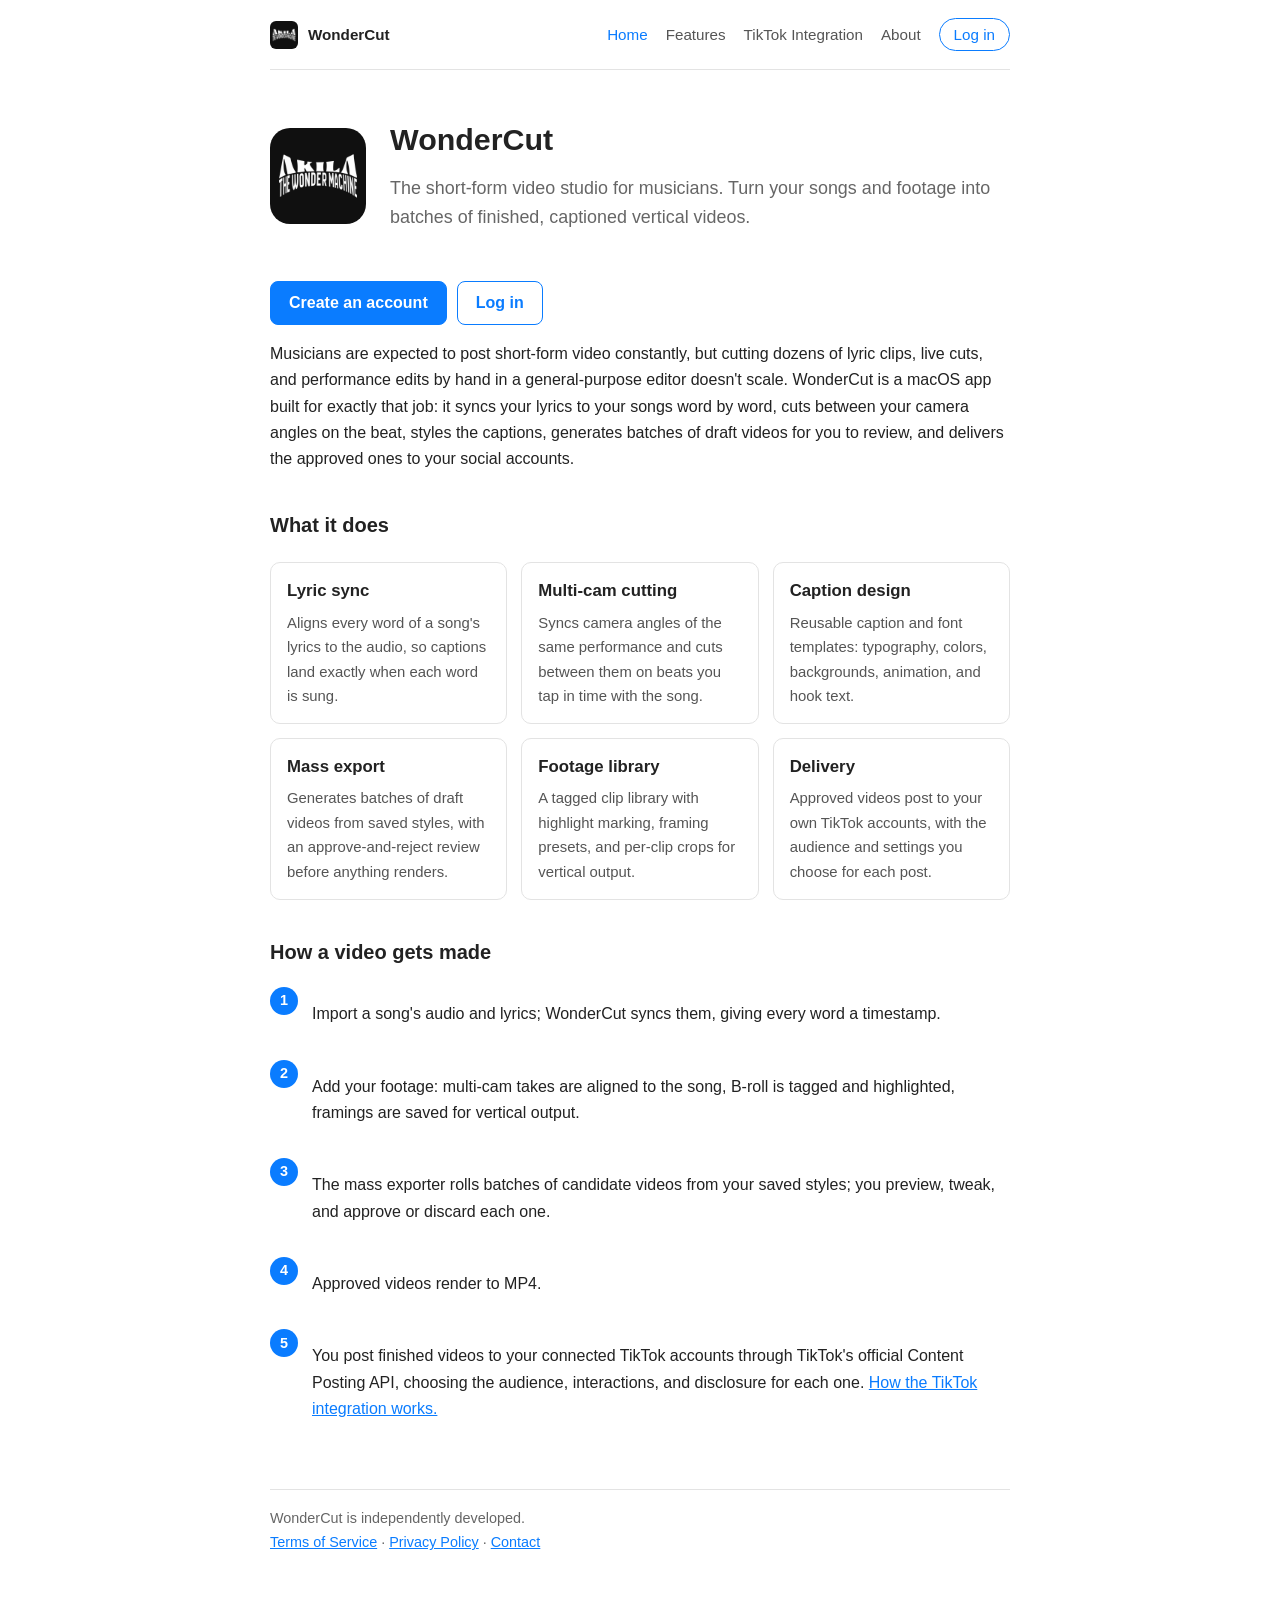
<file: index.html>
<!doctype html>
<html lang="en" data-root="./">
<head>
  <meta charset="utf-8" />
  <meta name="viewport" content="width=device-width, initial-scale=1" />
  <!-- Not for search engines: keep this site out of every index. -->
  <meta name="robots" content="noindex, nofollow, noarchive, nosnippet, noimageindex" />
  <title>WonderCut — the short-form video studio for musicians</title>
  <link rel="stylesheet" href="style.css" />
  <link rel="icon" href="icon.png" />
</head>
<body>
  <nav>
    <a class="brand" href="./"><img src="icon.png" alt="" />WonderCut</a>
    <a href="" class="active">Home</a>
    <a href="features/">Features</a>
    <a href="tiktok-integration/">TikTok Integration</a>
    <a href="about/">About</a>
    <a href="login/" class="nav-button" data-auth-nav>Log in</a>
  </nav>

  <div class="hero">
    <img src="icon.png" alt="WonderCut" />
    <div>
      <h1>WonderCut</h1>
      <p class="tagline">The short-form video studio for musicians. Turn your songs and footage into
      batches of finished, captioned vertical videos.</p>
    </div>
  </div>

  <div class="cta">
    <a class="button" href="signup/">Create an account</a>
    <a class="button secondary" href="login/">Log in</a>
  </div>

  <p>Musicians are expected to post short-form video constantly, but cutting dozens of lyric clips,
  live cuts, and performance edits by hand in a general-purpose editor doesn't scale. WonderCut is a
  macOS app built for exactly that job: it syncs your lyrics to your songs word by word, cuts between
  your camera angles on the beat, styles the captions, generates batches of draft videos for you to
  review, and delivers the approved ones to your social accounts.</p>

  <h2>What it does</h2>
  <div class="card-grid">
    <div class="card"><h3>Lyric sync</h3><p>Aligns every word of a song's lyrics to the audio, so
      captions land exactly when each word is sung.</p></div>
    <div class="card"><h3>Multi-cam cutting</h3><p>Syncs camera angles of the same performance and
      cuts between them on beats you tap in time with the song.</p></div>
    <div class="card"><h3>Caption design</h3><p>Reusable caption and font templates: typography,
      colors, backgrounds, animation, and hook text.</p></div>
    <div class="card"><h3>Mass export</h3><p>Generates batches of draft videos from saved styles,
      with an approve-and-reject review before anything renders.</p></div>
    <div class="card"><h3>Footage library</h3><p>A tagged clip library with highlight marking,
      framing presets, and per-clip crops for vertical output.</p></div>
    <div class="card"><h3>Delivery</h3><p>Approved videos post to your own TikTok accounts, with
      the audience and settings you choose for each post.</p></div>
  </div>

  <h2>How a video gets made</h2>
  <div class="step"><span class="n">1</span><p>Import a song's audio and lyrics; WonderCut syncs
  them, giving every word a timestamp.</p></div>
  <div class="step"><span class="n">2</span><p>Add your footage: multi-cam takes are aligned to the
  song, B-roll is tagged and highlighted, framings are saved for vertical output.</p></div>
  <div class="step"><span class="n">3</span><p>The mass exporter rolls batches of candidate videos
  from your saved styles; you preview, tweak, and approve or discard each one.</p></div>
  <div class="step"><span class="n">4</span><p>Approved videos render to MP4.</p></div>
  <div class="step"><span class="n">5</span><p>You post finished videos to your connected TikTok
  accounts through TikTok's official Content Posting API, choosing the audience, interactions, and
  disclosure for each one. <a href="tiktok-integration/">How the TikTok integration works.</a></p></div>

  <footer>
    WonderCut is independently developed.<br />
    <a href="terms-of-service/">Terms of Service</a> &middot;
    <a href="privacy-policy/">Privacy Policy</a> &middot;
    <a data-contact data-subject="WonderCut">Contact</a>
  </footer>
  <script src="contact.js" defer></script>
  <script src="auth.js" defer></script>
</body>
</html>
</file>
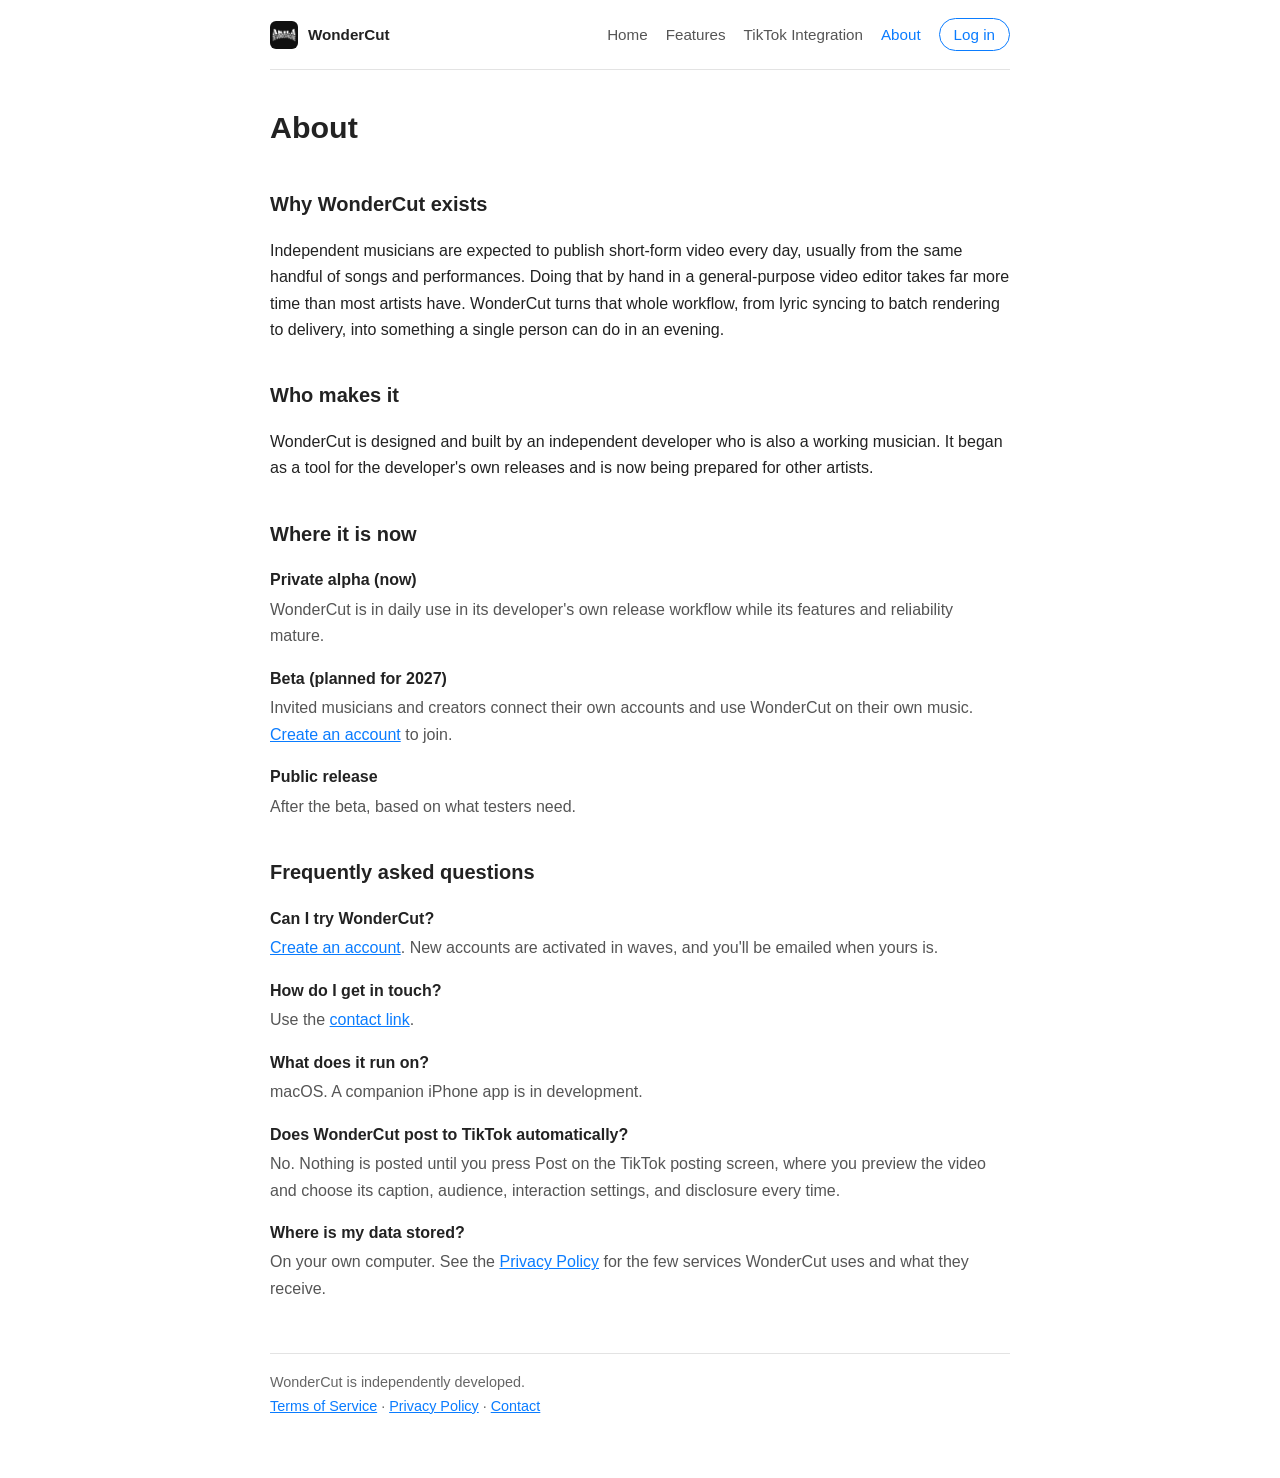
<file: about/index.html>
<!doctype html>
<html lang="en" data-root="../">
<head>
  <meta charset="utf-8" />
  <meta name="viewport" content="width=device-width, initial-scale=1" />
  <!-- Not for search engines: keep this site out of every index. -->
  <meta name="robots" content="noindex, nofollow, noarchive, nosnippet, noimageindex" />
  <title>About — WonderCut</title>
  <link rel="stylesheet" href="../style.css" />
  <link rel="icon" href="../icon.png" />
</head>
<body>
  <nav>
    <a class="brand" href="../"><img src="../icon.png" alt="" />WonderCut</a>
    <a href="../">Home</a>
    <a href="../features/">Features</a>
    <a href="../tiktok-integration/">TikTok Integration</a>
    <a href="../about/" class="active">About</a>
    <a href="../login/" class="nav-button" data-auth-nav>Log in</a>
  </nav>

  <h1>About</h1>

  <h2>Why WonderCut exists</h2>
  <p>Independent musicians are expected to publish short-form video every day, usually from the same
  handful of songs and performances. Doing that by hand in a general-purpose video editor takes far
  more time than most artists have. WonderCut turns that whole workflow, from lyric syncing to batch
  rendering to delivery, into something a single person can do in an evening.</p>

  <h2>Who makes it</h2>
  <p>WonderCut is designed and built by an independent developer who is also a working musician. It
  began as a tool for the developer's own releases and is now being prepared for other artists.</p>

  <h2>Where it is now</h2>
  <dl>
    <dt>Private alpha (now)</dt>
    <dd>WonderCut is in daily use in its developer's own release workflow while its features and
    reliability mature.</dd>
    <dt>Beta (planned for 2027)</dt>
    <dd>Invited musicians and creators connect their own accounts and use WonderCut on their own
    music. <a href="../signup/">Create an account</a> to join.</dd>
    <dt>Public release</dt>
    <dd>After the beta, based on what testers need.</dd>
  </dl>

  <h2>Frequently asked questions</h2>
  <dl>
    <dt>Can I try WonderCut?</dt>
    <dd><a href="../signup/">Create an account</a>. New accounts are activated in waves, and you'll
    be emailed when yours is.</dd>
    <dt>How do I get in touch?</dt>
    <dd>Use the <a data-contact data-subject="WonderCut">contact link</a>.</dd>
    <dt>What does it run on?</dt>
    <dd>macOS. A companion iPhone app is in development.</dd>
    <dt>Does WonderCut post to TikTok automatically?</dt>
    <dd>No. Nothing is posted until you press Post on the TikTok posting screen, where you preview the
    video and choose its caption, audience, interaction settings, and disclosure every time.</dd>
    <dt>Where is my data stored?</dt>
    <dd>On your own computer. See the <a href="../privacy-policy/">Privacy Policy</a> for the few
    services WonderCut uses and what they receive.</dd>
  </dl>

  <footer>
    WonderCut is independently developed.<br />
    <a href="../terms-of-service/">Terms of Service</a> &middot;
    <a href="../privacy-policy/">Privacy Policy</a> &middot;
    <a data-contact data-subject="WonderCut">Contact</a>
  </footer>
  <script src="../contact.js" defer></script>
  <script src="../auth.js" defer></script>
</body>
</html>
</file>
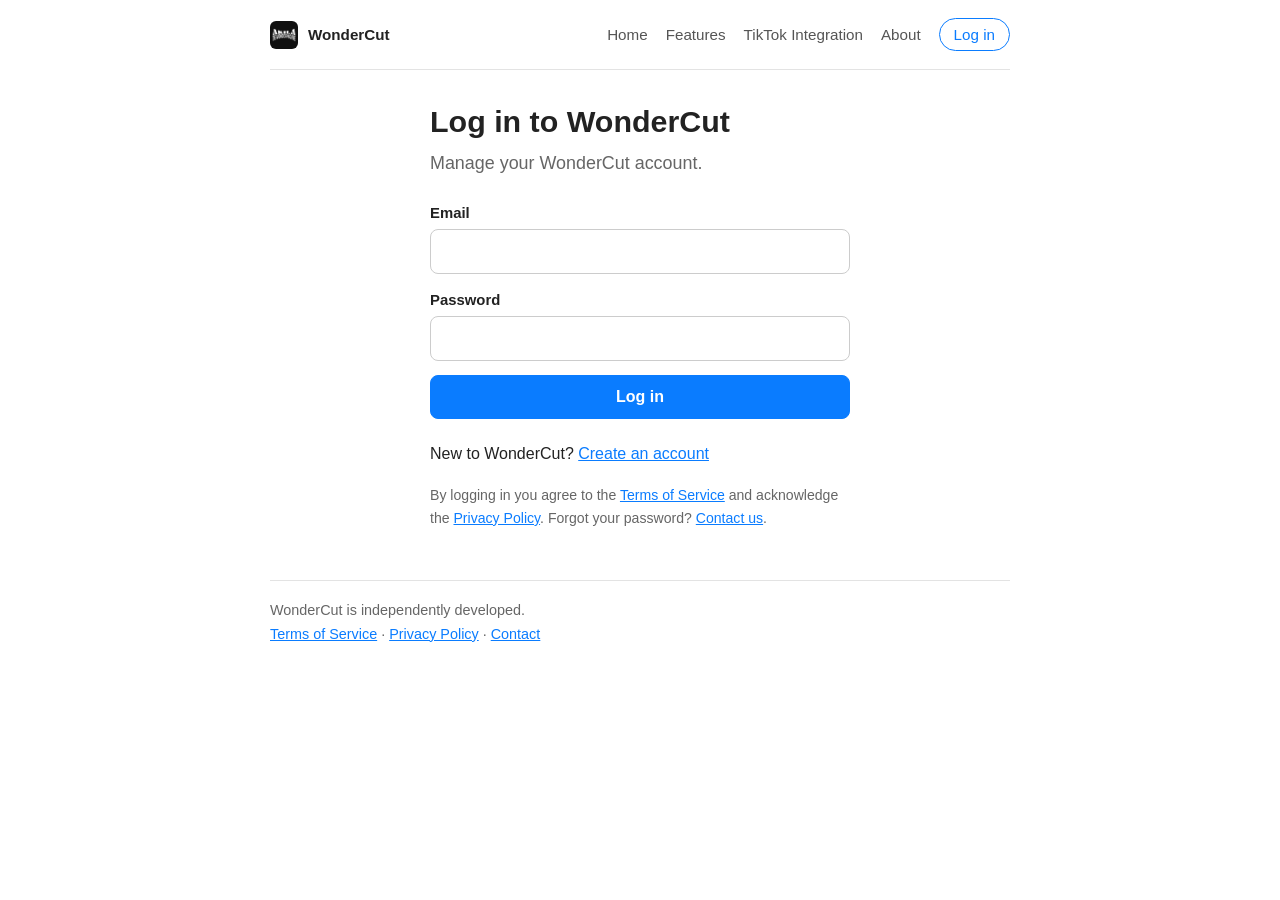
<file: account/index.html>
<!doctype html>
<html lang="en" data-root="../">
<head>
  <meta charset="utf-8" />
  <meta name="viewport" content="width=device-width, initial-scale=1" />
  <!-- Not for search engines: keep this site out of every index. -->
  <meta name="robots" content="noindex, nofollow, noarchive, nosnippet, noimageindex" />
  <title>Your account — WonderCut</title>
  <link rel="stylesheet" href="../style.css" />
  <link rel="icon" href="../icon.png" />
</head>
<body>
  <nav>
    <a class="brand" href="../"><img src="../icon.png" alt="" />WonderCut</a>
    <a href="../">Home</a>
    <a href="../features/">Features</a>
    <a href="../tiktok-integration/">TikTok Integration</a>
    <a href="../about/">About</a>
    <a href="../login/" class="nav-button" data-auth-nav>Log in</a>
  </nav>

  <p id="account-loading" class="tagline">Loading your account…</p>
  <div id="account" hidden>
    <h1>Hi, <span id="acct-first"></span></h1>
    <p class="tagline">Your WonderCut account.</p>

    <h2>Account</h2>
    <dl class="acct">
      <dt>Name</dt><dd id="acct-name"></dd>
      <dt>Email</dt><dd id="acct-email"></dd>
      <dt>Member since</dt><dd id="acct-since"></dd>
      <dt>Status</dt><dd id="acct-status"></dd>
    </dl>

    <h2>The WonderCut app</h2>
    <p data-status="alpha" hidden>Your account is active and has access to WonderCut for macOS.
    Builds are delivered to you directly; if you need the latest one,
    <a data-contact data-subject="WonderCut latest build">contact us</a>.</p>
    <p data-status="waitlist" hidden>You’re on the list. WonderCut for macOS is opening to new
    musicians and creators in waves, and we’ll email you at the address above when your account is
    activated. Nothing else is needed from you.</p>

    <h2>Connected platforms</h2>
    <div class="card-grid">
      <div class="card"><h3>TikTok</h3><p>Connect your TikTok account inside the WonderCut app
        (Settings → TikTok) with TikTok’s official Login Kit. Your TikTok tokens stay on your own
        computer and are never stored on WonderCut’s servers. Disconnect any time in the app or in
        TikTok’s settings under Security → Manage app permissions.
        <a href="../tiktok-integration/">How the TikTok integration works.</a></p></div>
      <div class="card"><h3>YouTube and Instagram</h3><p>Connected the same way, from the app’s
        settings, and stored the same way: on your computer only.</p></div>
    </div>

    <h2>Sign out</h2>
    <p><button type="button" id="logout" class="secondary">Log out</button></p>

    <h2>Delete account</h2>
    <p>Deletes your WonderCut account and its details from our servers. Your projects and videos
    are on your own computer and aren’t affected.</p>
    <form id="delete-form" class="auth-form inline">
      <label>Password<input type="password" name="password" autocomplete="current-password" required /></label>
      <p class="form-error" role="alert"></p>
      <button type="submit" class="danger">Delete my account</button>
    </form>
  </div>

  <footer>
    WonderCut is independently developed.<br />
    <a href="../terms-of-service/">Terms of Service</a> &middot;
    <a href="../privacy-policy/">Privacy Policy</a> &middot;
    <a data-contact data-subject="WonderCut">Contact</a>
  </footer>
  <script src="../contact.js" defer></script>
  <script src="../auth.js" defer></script>
</body>
</html>
</file>
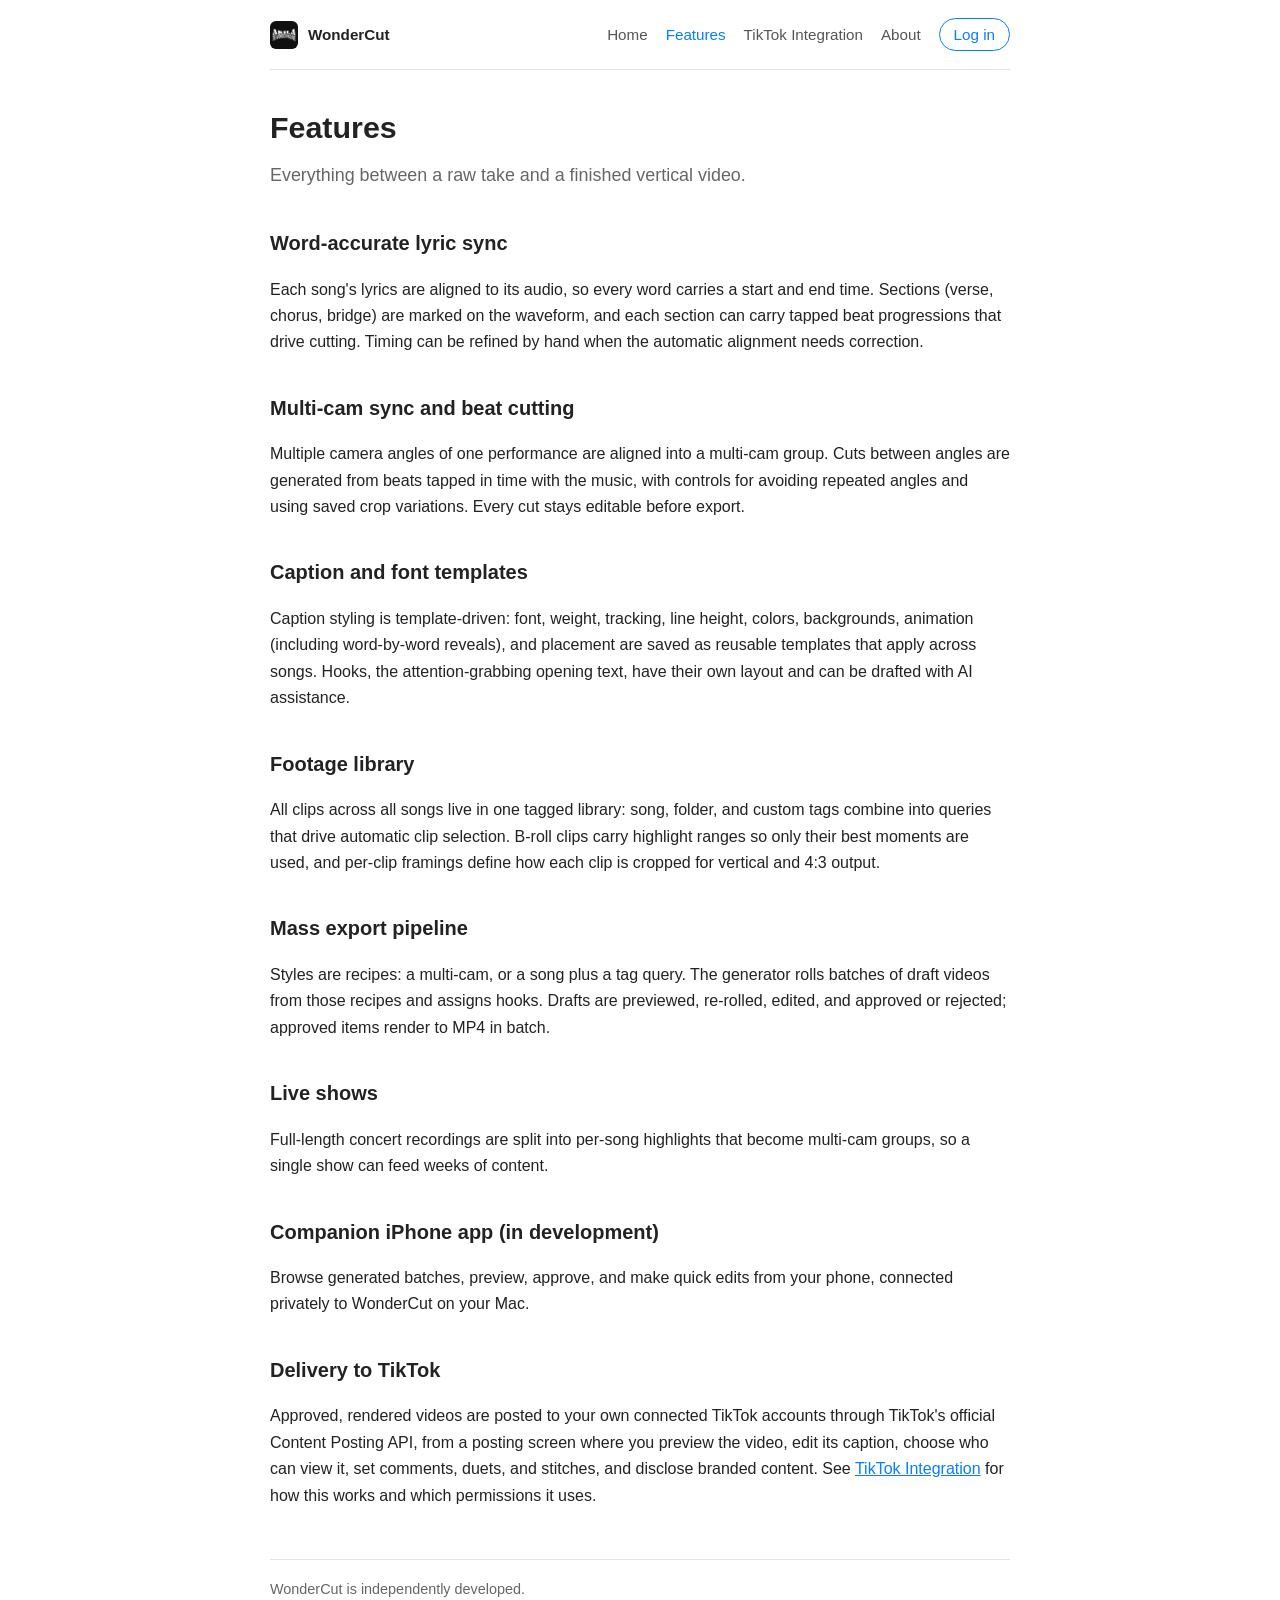
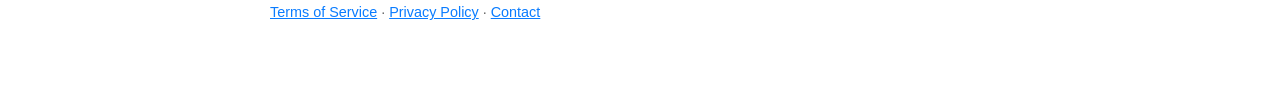
<file: features/index.html>
<!doctype html>
<html lang="en" data-root="../">
<head>
  <meta charset="utf-8" />
  <meta name="viewport" content="width=device-width, initial-scale=1" />
  <!-- Not for search engines: keep this site out of every index. -->
  <meta name="robots" content="noindex, nofollow, noarchive, nosnippet, noimageindex" />
  <title>Features — WonderCut</title>
  <link rel="stylesheet" href="../style.css" />
  <link rel="icon" href="../icon.png" />
</head>
<body>
  <nav>
    <a class="brand" href="../"><img src="../icon.png" alt="" />WonderCut</a>
    <a href="../">Home</a>
    <a href="../features/" class="active">Features</a>
    <a href="../tiktok-integration/">TikTok Integration</a>
    <a href="../about/">About</a>
    <a href="../login/" class="nav-button" data-auth-nav>Log in</a>
  </nav>

  <h1>Features</h1>
  <p class="tagline">Everything between a raw take and a finished vertical video.</p>

  <h2>Word-accurate lyric sync</h2>
  <p>Each song's lyrics are aligned to its audio, so every word carries a start and end time.
  Sections (verse, chorus, bridge) are marked on the waveform, and each section can carry tapped beat
  progressions that drive cutting. Timing can be refined by hand when the automatic alignment needs
  correction.</p>

  <h2>Multi-cam sync and beat cutting</h2>
  <p>Multiple camera angles of one performance are aligned into a multi-cam group. Cuts between
  angles are generated from beats tapped in time with the music, with controls for avoiding repeated
  angles and using saved crop variations. Every cut stays editable before export.</p>

  <h2>Caption and font templates</h2>
  <p>Caption styling is template-driven: font, weight, tracking, line height, colors, backgrounds,
  animation (including word-by-word reveals), and placement are saved as reusable templates that
  apply across songs. Hooks, the attention-grabbing opening text, have their own layout and can be
  drafted with AI assistance.</p>

  <h2>Footage library</h2>
  <p>All clips across all songs live in one tagged library: song, folder, and custom tags combine
  into queries that drive automatic clip selection. B-roll clips carry highlight ranges so only their
  best moments are used, and per-clip framings define how each clip is cropped for vertical and 4:3
  output.</p>

  <h2>Mass export pipeline</h2>
  <p>Styles are recipes: a multi-cam, or a song plus a tag query. The generator rolls batches of
  draft videos from those recipes and assigns hooks. Drafts are previewed, re-rolled, edited, and
  approved or rejected; approved items render to MP4 in batch.</p>

  <h2>Live shows</h2>
  <p>Full-length concert recordings are split into per-song highlights that become multi-cam groups,
  so a single show can feed weeks of content.</p>

  <h2>Companion iPhone app (in development)</h2>
  <p>Browse generated batches, preview, approve, and make quick edits from your phone, connected
  privately to WonderCut on your Mac.</p>

  <h2>Delivery to TikTok</h2>
  <p>Approved, rendered videos are posted to your own connected TikTok accounts through TikTok's
  official Content Posting API, from a posting screen where you preview the video, edit its caption,
  choose who can view it, set comments, duets, and stitches, and disclose branded content. See
  <a href="../tiktok-integration/">TikTok Integration</a> for how this works and which permissions it
  uses.</p>

  <footer>
    WonderCut is independently developed.<br />
    <a href="../terms-of-service/">Terms of Service</a> &middot;
    <a href="../privacy-policy/">Privacy Policy</a> &middot;
    <a data-contact data-subject="WonderCut">Contact</a>
  </footer>
  <script src="../contact.js" defer></script>
  <script src="../auth.js" defer></script>
</body>
</html>
</file>
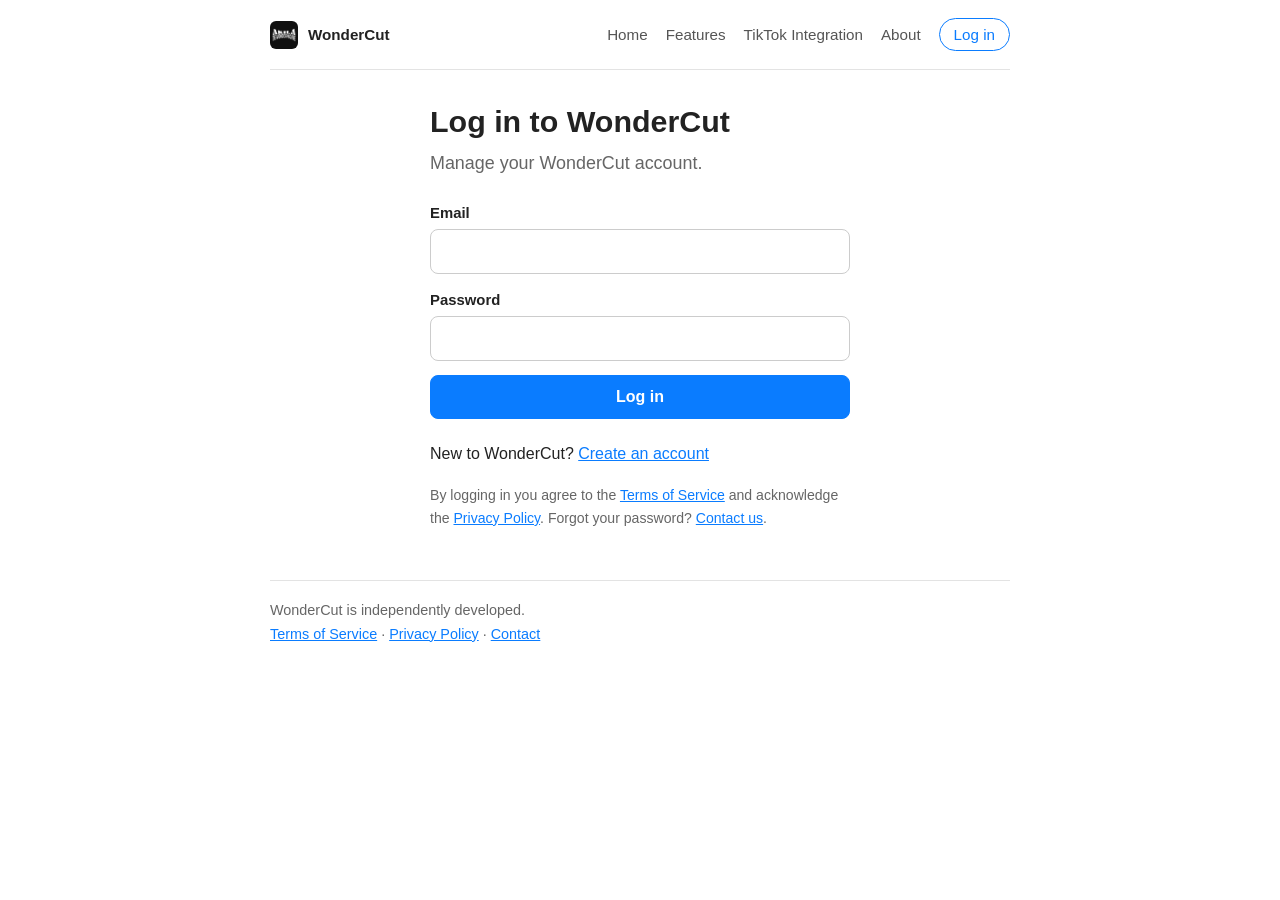
<file: login/index.html>
<!doctype html>
<html lang="en" data-root="../">
<head>
  <meta charset="utf-8" />
  <meta name="viewport" content="width=device-width, initial-scale=1" />
  <!-- Not for search engines: keep this site out of every index. -->
  <meta name="robots" content="noindex, nofollow, noarchive, nosnippet, noimageindex" />
  <title>Log in — WonderCut</title>
  <link rel="stylesheet" href="../style.css" />
  <link rel="icon" href="../icon.png" />
</head>
<body>
  <nav>
    <a class="brand" href="../"><img src="../icon.png" alt="" />WonderCut</a>
    <a href="../">Home</a>
    <a href="../features/">Features</a>
    <a href="../tiktok-integration/">TikTok Integration</a>
    <a href="../about/">About</a>
    <a href="../login/" class="nav-button" data-auth-nav>Log in</a>
  </nav>

  <div class="auth-box">
    <h1>Log in to WonderCut</h1>
    <p class="tagline">Manage your WonderCut account.</p>
    <form id="login-form" class="auth-form">
      <label>Email<input type="email" name="email" autocomplete="email" required /></label>
      <label>Password<input type="password" name="password" autocomplete="current-password" required /></label>
      <p class="form-error" role="alert"></p>
      <button type="submit">Log in</button>
    </form>
    <p>New to WonderCut? <a href="../signup/">Create an account</a></p>
    <p class="fine">By logging in you agree to the <a href="../terms-of-service/">Terms of Service</a>
    and acknowledge the <a href="../privacy-policy/">Privacy Policy</a>.
    Forgot your password? <a data-contact data-subject="WonderCut password reset">Contact us</a>.</p>
  </div>

  <footer>
    WonderCut is independently developed.<br />
    <a href="../terms-of-service/">Terms of Service</a> &middot;
    <a href="../privacy-policy/">Privacy Policy</a> &middot;
    <a data-contact data-subject="WonderCut">Contact</a>
  </footer>
  <script src="../contact.js" defer></script>
  <script src="../auth.js" defer></script>
</body>
</html>
</file>
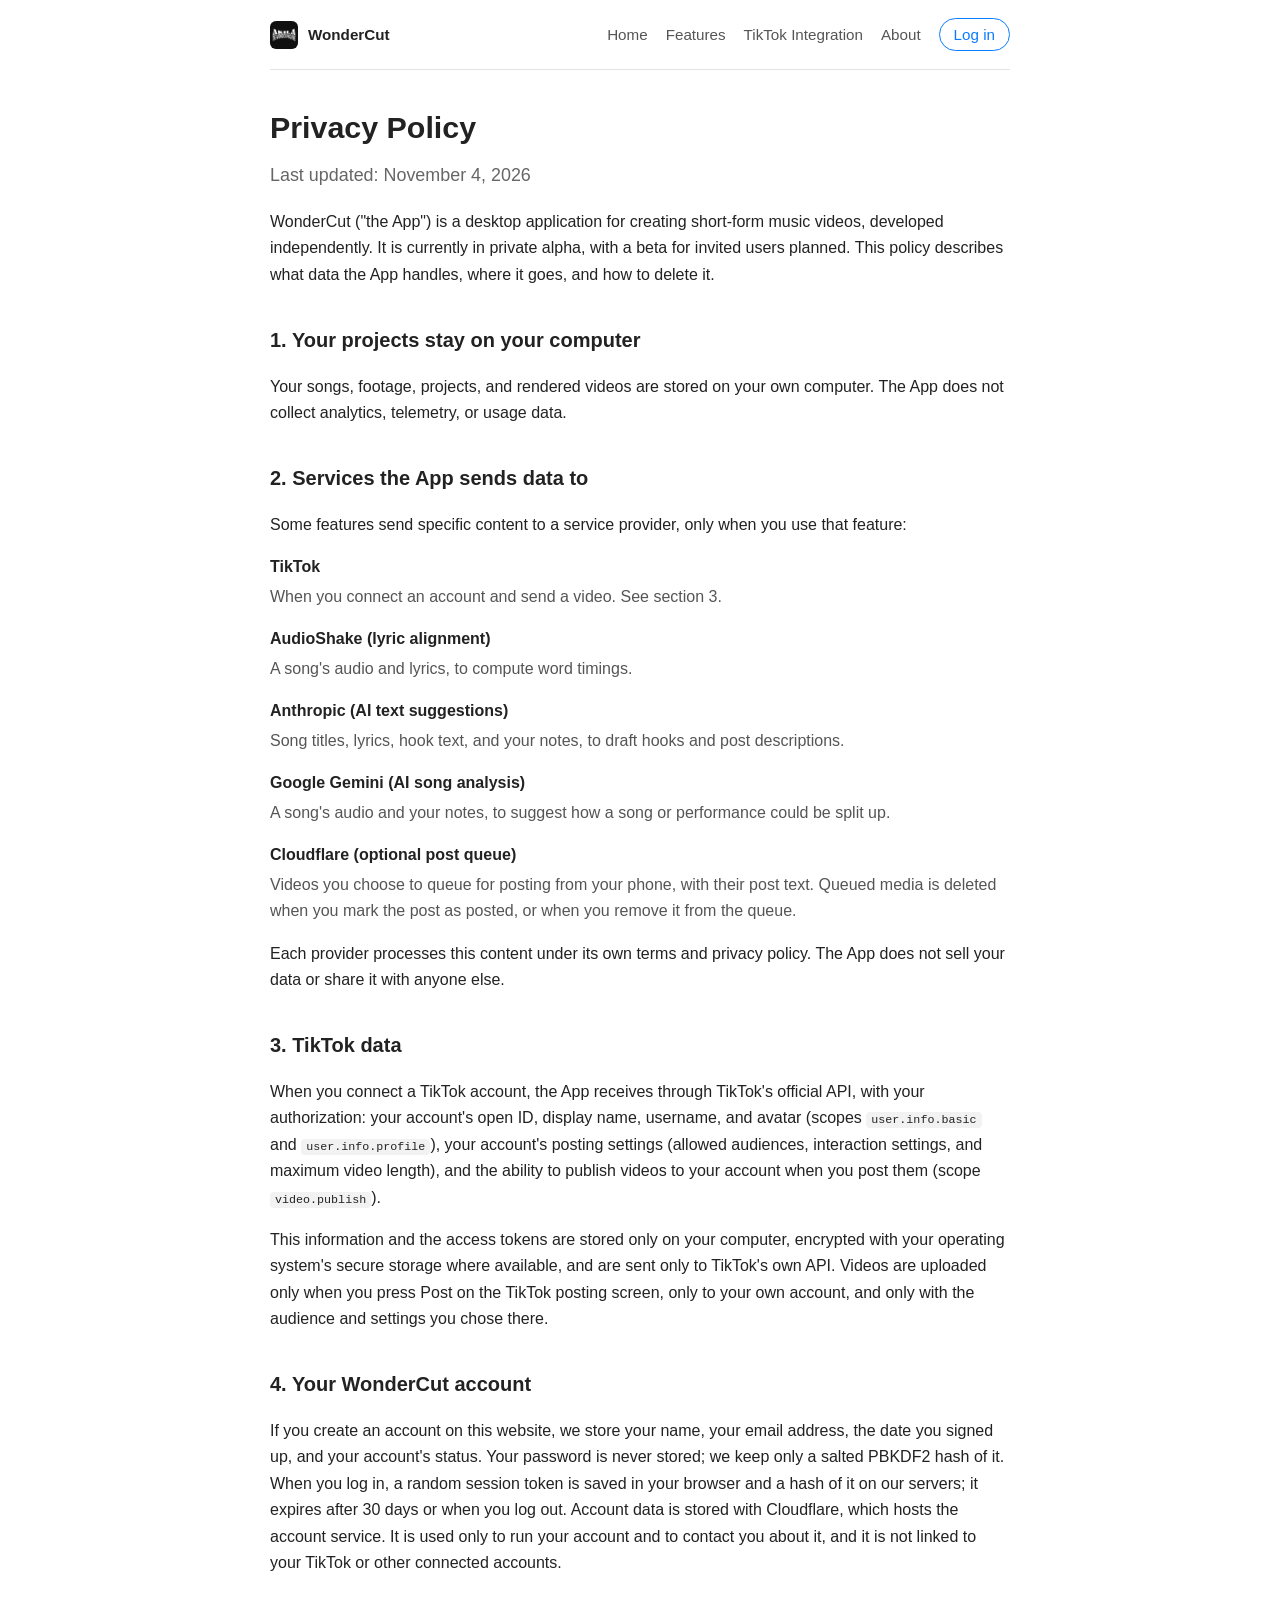
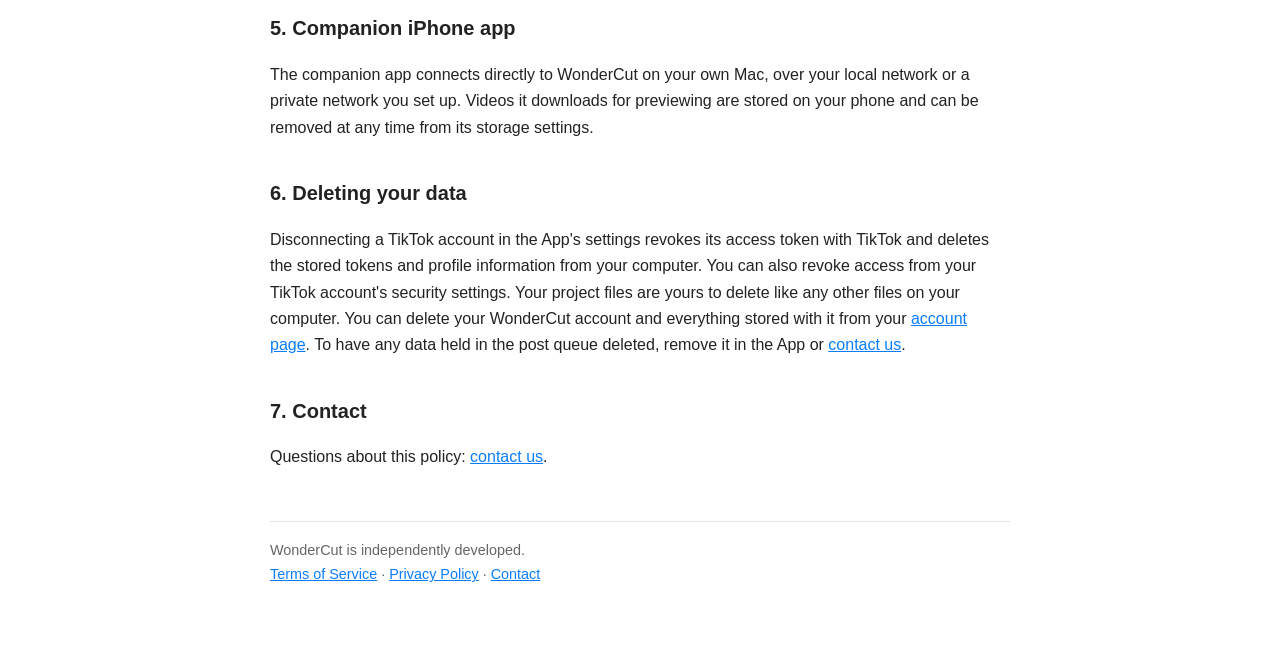
<file: privacy-policy/index.html>
<!doctype html>
<html lang="en" data-root="../">
<head>
  <meta charset="utf-8" />
  <meta name="viewport" content="width=device-width, initial-scale=1" />
  <!-- Not for search engines: keep this site out of every index. -->
  <meta name="robots" content="noindex, nofollow, noarchive, nosnippet, noimageindex" />
  <title>Privacy Policy — WonderCut</title>
  <link rel="stylesheet" href="../style.css" />
  <link rel="icon" href="../icon.png" />
</head>
<body>
  <nav>
    <a class="brand" href="../"><img src="../icon.png" alt="" />WonderCut</a>
    <a href="../">Home</a>
    <a href="../features/">Features</a>
    <a href="../tiktok-integration/">TikTok Integration</a>
    <a href="../about/">About</a>
    <a href="../login/" class="nav-button" data-auth-nav>Log in</a>
  </nav>

  <h1>Privacy Policy</h1>
  <p class="tagline">Last updated: November 4, 2026</p>

  <p>WonderCut ("the App") is a desktop application for creating short-form music videos, developed
  independently. It is currently in private alpha, with a beta for invited users planned. This
  policy describes what data the App handles, where it goes, and how to delete it.</p>

  <h2>1. Your projects stay on your computer</h2>
  <p>Your songs, footage, projects, and rendered videos are stored on your own computer. The App does
  not collect analytics, telemetry, or usage data.</p>

  <h2>2. Services the App sends data to</h2>
  <p>Some features send specific content to a service provider, only when you use that feature:</p>
  <dl>
    <dt>TikTok</dt>
    <dd>When you connect an account and send a video. See section 3.</dd>
    <dt>AudioShake (lyric alignment)</dt>
    <dd>A song's audio and lyrics, to compute word timings.</dd>
    <dt>Anthropic (AI text suggestions)</dt>
    <dd>Song titles, lyrics, hook text, and your notes, to draft hooks and post descriptions.</dd>
    <dt>Google Gemini (AI song analysis)</dt>
    <dd>A song's audio and your notes, to suggest how a song or performance could be split up.</dd>
    <dt>Cloudflare (optional post queue)</dt>
    <dd>Videos you choose to queue for posting from your phone, with their post text. Queued media is
    deleted when you mark the post as posted, or when you remove it from the queue.</dd>
  </dl>
  <p>Each provider processes this content under its own terms and privacy policy. The App does not
  sell your data or share it with anyone else.</p>

  <h2>3. TikTok data</h2>
  <p>When you connect a TikTok account, the App receives through TikTok's official API, with your
  authorization: your account's open ID, display name, username, and avatar (scopes
  <code>user.info.basic</code> and <code>user.info.profile</code>), your account's posting settings
  (allowed audiences, interaction settings, and maximum video length), and the ability to publish
  videos to your account when you post them (scope <code>video.publish</code>).</p>
  <p>This information and the access tokens are stored only on your computer, encrypted with your
  operating system's secure storage where available, and are sent only to TikTok's own API. Videos
  are uploaded only when you press Post on the TikTok posting screen, only to your own account, and
  only with the audience and settings you chose there.</p>

  <h2>4. Your WonderCut account</h2>
  <p>If you create an account on this website, we store your name, your email address, the date
  you signed up, and your account's status. Your password is never stored; we keep only a salted
  PBKDF2 hash of it. When you log in, a random session token is saved in your browser and a hash of
  it on our servers; it expires after 30 days or when you log out. Account data is stored with
  Cloudflare, which hosts the account service. It is used only to run your account and to contact you
  about it, and it is not linked to your TikTok or other connected accounts.</p>

  <h2>5. Companion iPhone app</h2>
  <p>The companion app connects directly to WonderCut on your own Mac, over your local network or a
  private network you set up. Videos it downloads for previewing are stored on your phone and can be
  removed at any time from its storage settings.</p>

  <h2>6. Deleting your data</h2>
  <p>Disconnecting a TikTok account in the App's settings revokes its access token with TikTok and
  deletes the stored tokens and profile information from your computer. You can also revoke access
  from your TikTok account's security settings. Your project files are yours to delete like any other
  files on your computer. You can delete your WonderCut account and everything stored with it from your <a href="../account/">account page</a>. To have any data held in the post queue deleted, remove it in the App or <a data-contact data-subject="WonderCut data deletion">contact us</a>.</p>

  <h2>7. Contact</h2>
  <p>Questions about this policy: <a data-contact data-subject="WonderCut privacy">contact us</a>.</p>

  <footer>
    WonderCut is independently developed.<br />
    <a href="../terms-of-service/">Terms of Service</a> &middot;
    <a href="../privacy-policy/">Privacy Policy</a> &middot;
    <a data-contact data-subject="WonderCut">Contact</a>
  </footer>
  <script src="../contact.js" defer></script>
  <script src="../auth.js" defer></script>
</body>
</html>
</file>
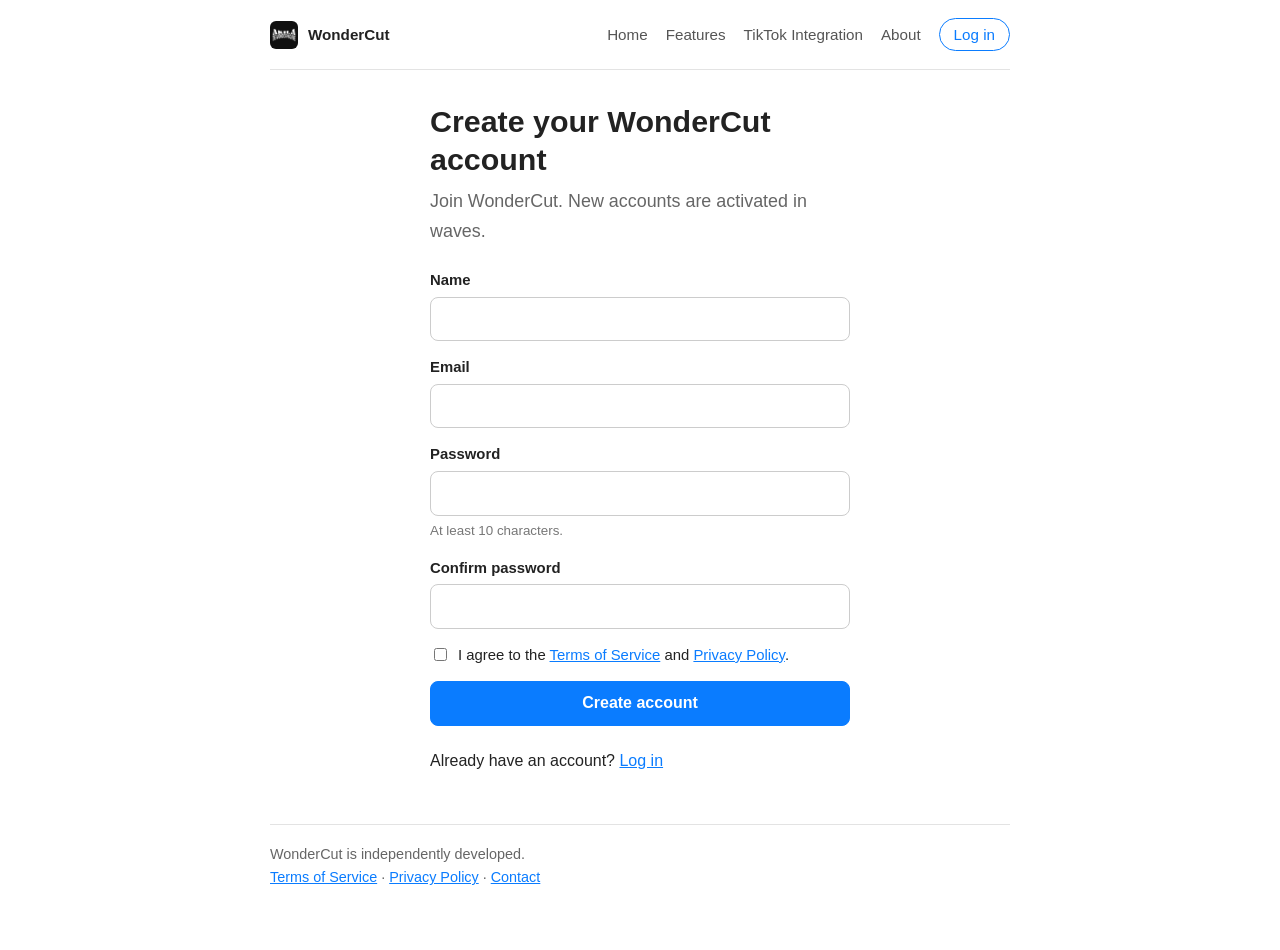
<file: signup/index.html>
<!doctype html>
<html lang="en" data-root="../">
<head>
  <meta charset="utf-8" />
  <meta name="viewport" content="width=device-width, initial-scale=1" />
  <!-- Not for search engines: keep this site out of every index. -->
  <meta name="robots" content="noindex, nofollow, noarchive, nosnippet, noimageindex" />
  <title>Create an account — WonderCut</title>
  <link rel="stylesheet" href="../style.css" />
  <link rel="icon" href="../icon.png" />
</head>
<body>
  <nav>
    <a class="brand" href="../"><img src="../icon.png" alt="" />WonderCut</a>
    <a href="../">Home</a>
    <a href="../features/">Features</a>
    <a href="../tiktok-integration/">TikTok Integration</a>
    <a href="../about/">About</a>
    <a href="../login/" class="nav-button" data-auth-nav>Log in</a>
  </nav>

  <div class="auth-box">
    <h1>Create your WonderCut account</h1>
    <p class="tagline">Join WonderCut. New accounts are activated in waves.</p>
    <form id="signup-form" class="auth-form">
      <label>Name<input type="text" name="name" autocomplete="name" maxlength="200" required /></label>
      <label>Email<input type="email" name="email" autocomplete="email" required /></label>
      <label>Password<input type="password" name="password" autocomplete="new-password" minlength="10" required />
        <span class="hint">At least 10 characters.</span></label>
      <label>Confirm password<input type="password" name="confirm" autocomplete="new-password" minlength="10" required /></label>
      <label class="check"><input type="checkbox" name="agree" value="1" required />
        <span>I agree to the <a href="../terms-of-service/">Terms of Service</a> and
        <a href="../privacy-policy/">Privacy Policy</a>.</span></label>
      <p class="form-error" role="alert"></p>
      <button type="submit">Create account</button>
    </form>
    <p>Already have an account? <a href="../login/">Log in</a></p>
  </div>

  <footer>
    WonderCut is independently developed.<br />
    <a href="../terms-of-service/">Terms of Service</a> &middot;
    <a href="../privacy-policy/">Privacy Policy</a> &middot;
    <a data-contact data-subject="WonderCut">Contact</a>
  </footer>
  <script src="../contact.js" defer></script>
  <script src="../auth.js" defer></script>
</body>
</html>
</file>
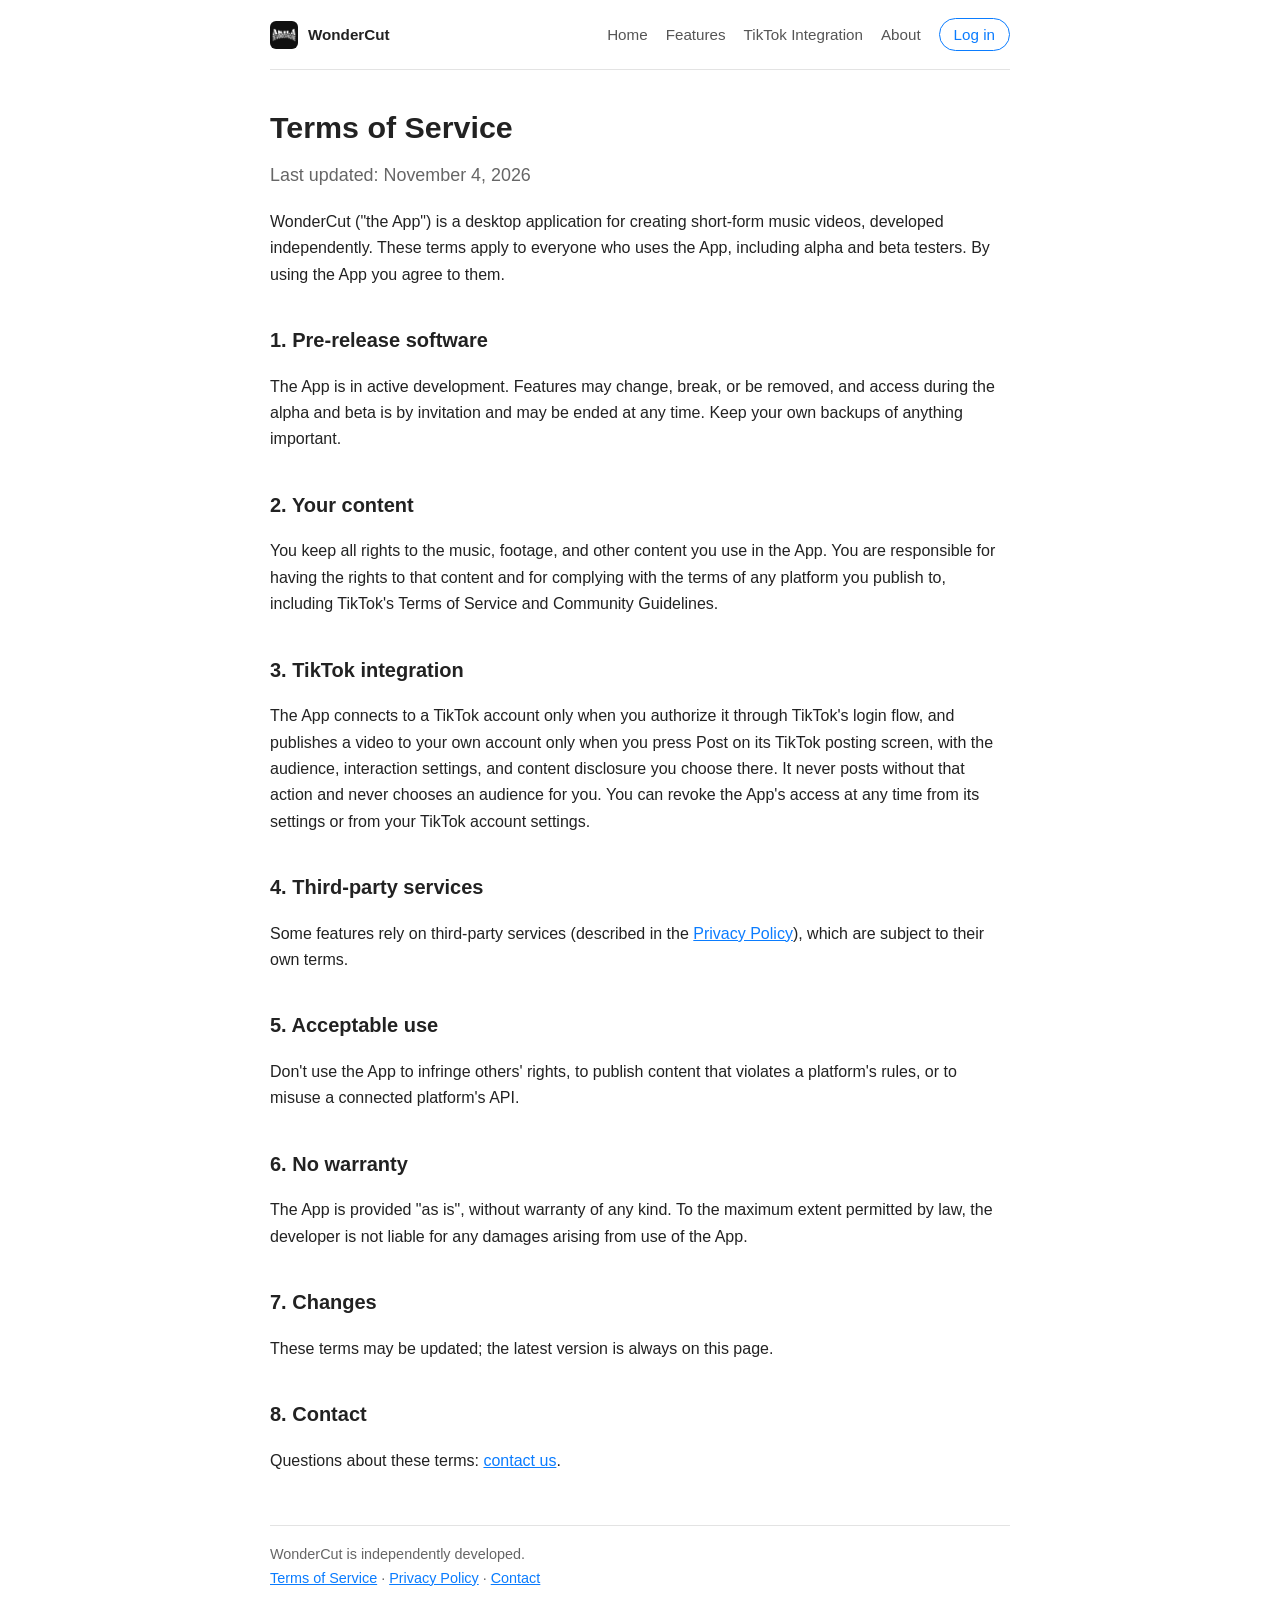
<file: terms-of-service/index.html>
<!doctype html>
<html lang="en" data-root="../">
<head>
  <meta charset="utf-8" />
  <meta name="viewport" content="width=device-width, initial-scale=1" />
  <!-- Not for search engines: keep this site out of every index. -->
  <meta name="robots" content="noindex, nofollow, noarchive, nosnippet, noimageindex" />
  <title>Terms of Service — WonderCut</title>
  <link rel="stylesheet" href="../style.css" />
  <link rel="icon" href="../icon.png" />
</head>
<body>
  <nav>
    <a class="brand" href="../"><img src="../icon.png" alt="" />WonderCut</a>
    <a href="../">Home</a>
    <a href="../features/">Features</a>
    <a href="../tiktok-integration/">TikTok Integration</a>
    <a href="../about/">About</a>
    <a href="../login/" class="nav-button" data-auth-nav>Log in</a>
  </nav>

  <h1>Terms of Service</h1>
  <p class="tagline">Last updated: November 4, 2026</p>

  <p>WonderCut ("the App") is a desktop application for creating short-form music videos, developed
  independently. These terms apply to everyone who uses the App, including alpha and beta
  testers. By using the App you agree to them.</p>

  <h2>1. Pre-release software</h2>
  <p>The App is in active development. Features may change, break, or be removed, and access during
  the alpha and beta is by invitation and may be ended at any time. Keep your own backups of
  anything important.</p>

  <h2>2. Your content</h2>
  <p>You keep all rights to the music, footage, and other content you use in the App. You are
  responsible for having the rights to that content and for complying with the terms of any platform
  you publish to, including TikTok's Terms of Service and Community Guidelines.</p>

  <h2>3. TikTok integration</h2>
  <p>The App connects to a TikTok account only when you authorize it through TikTok's login flow, and
  publishes a video to your own account only when you press Post on its TikTok posting screen, with the
  audience, interaction settings, and content disclosure you choose there. It never posts without that
  action and never chooses an audience for you. You can revoke the App's access at any time from its settings or from your
  TikTok account settings.</p>

  <h2>4. Third-party services</h2>
  <p>Some features rely on third-party services (described in the
  <a href="../privacy-policy/">Privacy Policy</a>), which are subject to their own terms.</p>

  <h2>5. Acceptable use</h2>
  <p>Don't use the App to infringe others' rights, to publish content that violates a platform's
  rules, or to misuse a connected platform's API.</p>

  <h2>6. No warranty</h2>
  <p>The App is provided "as is", without warranty of any kind. To the maximum extent permitted by
  law, the developer is not liable for any damages arising from use of the App.</p>

  <h2>7. Changes</h2>
  <p>These terms may be updated; the latest version is always on this page.</p>

  <h2>8. Contact</h2>
  <p>Questions about these terms: <a data-contact data-subject="WonderCut terms">contact us</a>.</p>

  <footer>
    WonderCut is independently developed.<br />
    <a href="../terms-of-service/">Terms of Service</a> &middot;
    <a href="../privacy-policy/">Privacy Policy</a> &middot;
    <a data-contact data-subject="WonderCut">Contact</a>
  </footer>
  <script src="../contact.js" defer></script>
  <script src="../auth.js" defer></script>
</body>
</html>
</file>
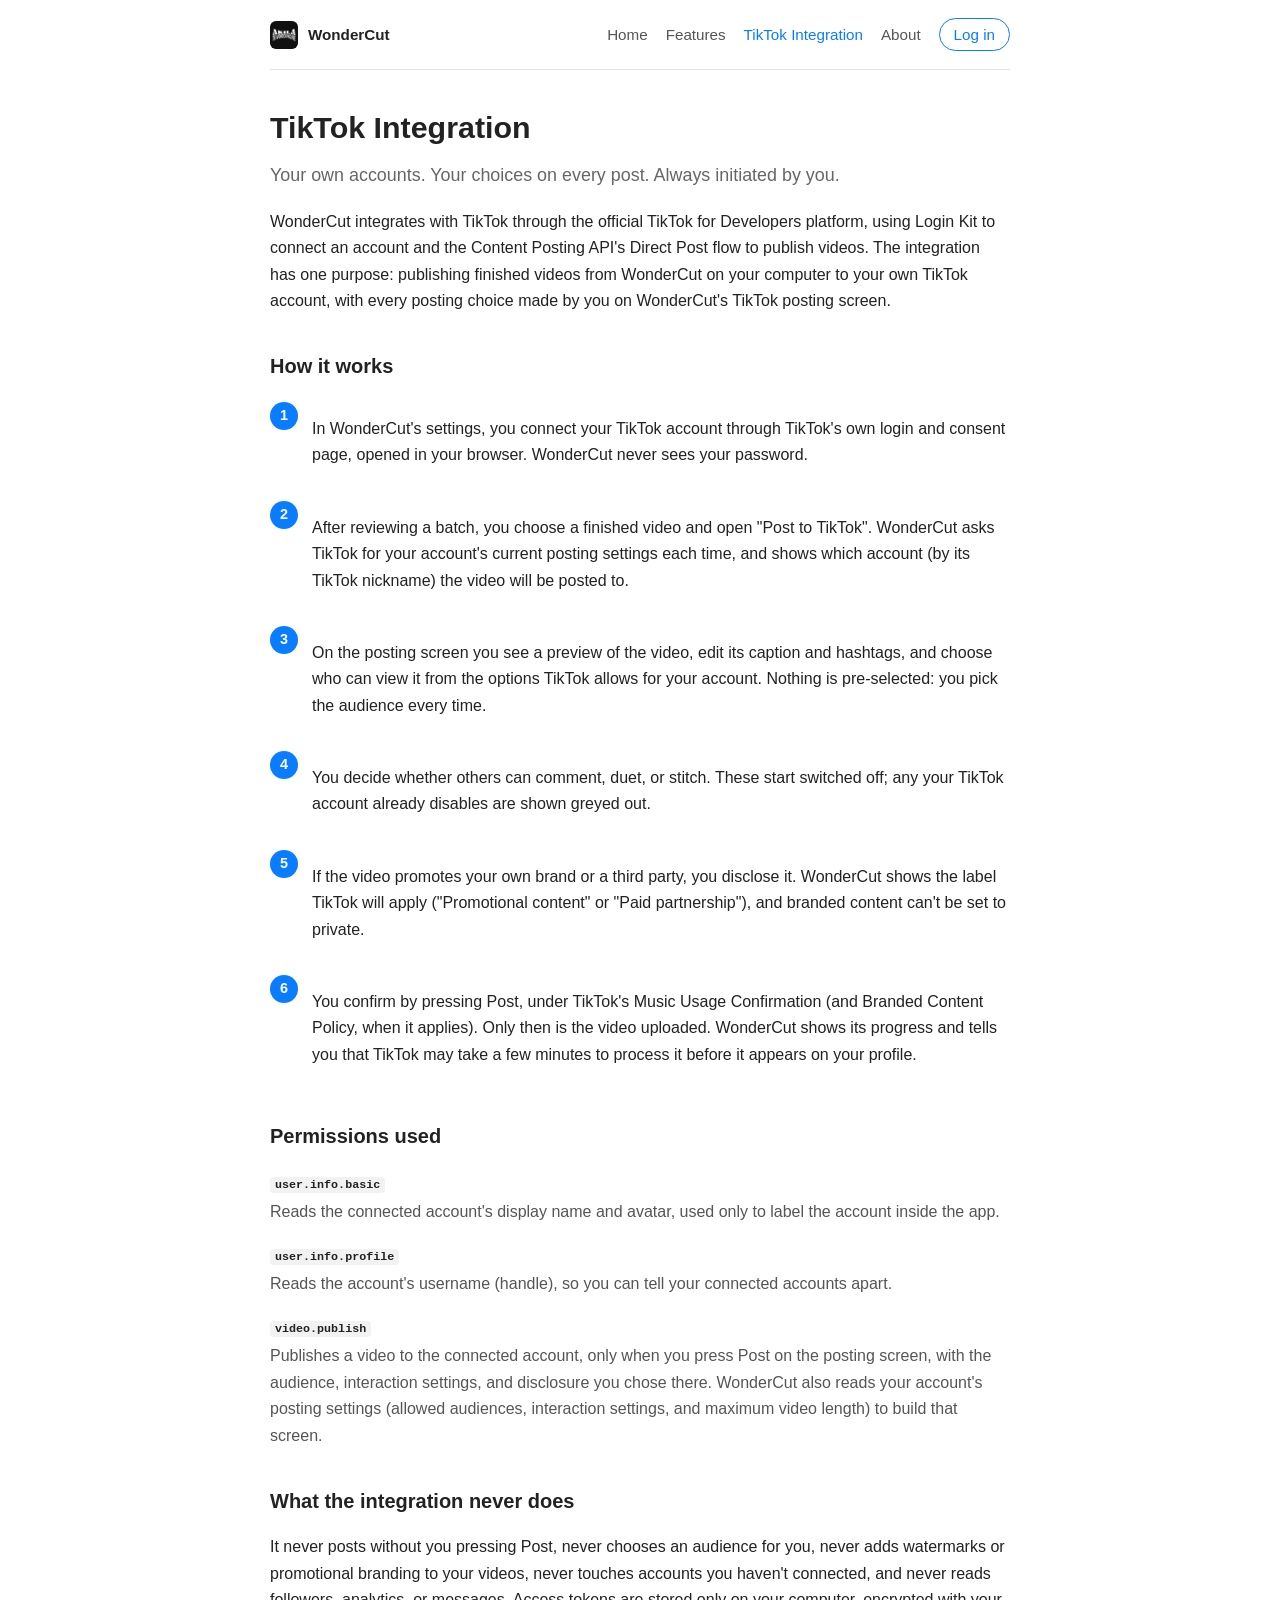
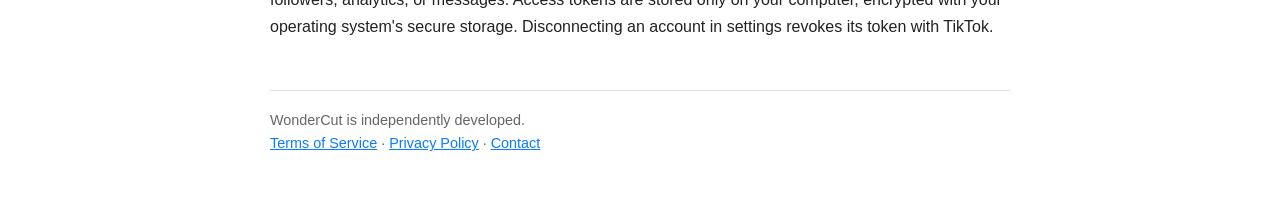
<file: tiktok-integration/index.html>
<!doctype html>
<html lang="en" data-root="../">
<head>
  <meta charset="utf-8" />
  <meta name="viewport" content="width=device-width, initial-scale=1" />
  <!-- Not for search engines: keep this site out of every index. -->
  <meta name="robots" content="noindex, nofollow, noarchive, nosnippet, noimageindex" />
  <title>TikTok Integration — WonderCut</title>
  <link rel="stylesheet" href="../style.css" />
  <link rel="icon" href="../icon.png" />
</head>
<body>
  <nav>
    <a class="brand" href="../"><img src="../icon.png" alt="" />WonderCut</a>
    <a href="../">Home</a>
    <a href="../features/">Features</a>
    <a href="../tiktok-integration/" class="active">TikTok Integration</a>
    <a href="../about/">About</a>
    <a href="../login/" class="nav-button" data-auth-nav>Log in</a>
  </nav>

  <h1>TikTok Integration</h1>
  <p class="tagline">Your own accounts. Your choices on every post. Always initiated by you.</p>

  <p>WonderCut integrates with TikTok through the official TikTok for Developers platform, using
  Login Kit to connect an account and the Content Posting API's Direct Post flow to publish videos.
  The integration has one purpose: publishing finished videos from WonderCut on your computer to your
  own TikTok account, with every posting choice made by you on WonderCut's TikTok posting screen.</p>

  <h2>How it works</h2>
  <div class="step"><span class="n">1</span><p>In WonderCut's settings, you connect your TikTok
  account through TikTok's own login and consent page, opened in your browser. WonderCut never sees
  your password.</p></div>
  <div class="step"><span class="n">2</span><p>After reviewing a batch, you choose a finished video
  and open "Post to TikTok". WonderCut asks TikTok for your account's current posting settings each
  time, and shows which account (by its TikTok nickname) the video will be posted to.</p></div>
  <div class="step"><span class="n">3</span><p>On the posting screen you see a preview of the video,
  edit its caption and hashtags, and choose who can view it from the options TikTok allows for your
  account. Nothing is pre-selected: you pick the audience every time.</p></div>
  <div class="step"><span class="n">4</span><p>You decide whether others can comment, duet, or stitch.
  These start switched off; any your TikTok account already disables are shown greyed out.</p></div>
  <div class="step"><span class="n">5</span><p>If the video promotes your own brand or a third party,
  you disclose it. WonderCut shows the label TikTok will apply ("Promotional content" or "Paid
  partnership"), and branded content can't be set to private.</p></div>
  <div class="step"><span class="n">6</span><p>You confirm by pressing Post, under TikTok's Music Usage
  Confirmation (and Branded Content Policy, when it applies). Only then is the video uploaded. WonderCut
  shows its progress and tells you that TikTok may take a few minutes to process it before it appears
  on your profile.</p></div>

  <h2>Permissions used</h2>
  <dl>
    <dt><code>user.info.basic</code></dt>
    <dd>Reads the connected account's display name and avatar, used only to label the account inside
    the app.</dd>
    <dt><code>user.info.profile</code></dt>
    <dd>Reads the account's username (handle), so you can tell your connected accounts apart.</dd>
    <dt><code>video.publish</code></dt>
    <dd>Publishes a video to the connected account, only when you press Post on the posting screen, with
    the audience, interaction settings, and disclosure you chose there. WonderCut also reads your
    account's posting settings (allowed audiences, interaction settings, and maximum video length) to
    build that screen.</dd>
  </dl>

  <h2>What the integration never does</h2>
  <p>It never posts without you pressing Post, never chooses an audience for you, never adds
  watermarks or promotional branding to your videos, never touches accounts you haven't connected,
  and never reads followers, analytics, or messages. Access tokens are stored only on your computer,
  encrypted with your operating system's secure storage. Disconnecting an account in settings revokes
  its token with TikTok.</p>

  <footer>
    WonderCut is independently developed.<br />
    <a href="../terms-of-service/">Terms of Service</a> &middot;
    <a href="../privacy-policy/">Privacy Policy</a> &middot;
    <a data-contact data-subject="WonderCut">Contact</a>
  </footer>
  <script src="../contact.js" defer></script>
  <script src="../auth.js" defer></script>
</body>
</html>
</file>
<file: style.css>
* { box-sizing: border-box; }
body {
  font-family: -apple-system, BlinkMacSystemFont, "Segoe UI", sans-serif;
  max-width: 780px; margin: 0 auto; padding: 0 20px 60px;
  line-height: 1.65; color: #222; background: #fff;
}
nav {
  display: flex; flex-wrap: wrap; gap: 4px 18px; align-items: center;
  padding: 18px 0; margin-bottom: 32px; border-bottom: 1px solid #e3e3e3;
}
nav .brand { display: flex; align-items: center; gap: 10px; font-weight: 700; margin-right: auto; color: inherit; text-decoration: none; }
nav .brand img { width: 28px; height: 28px; border-radius: 6px; background: #111; }
nav a { color: #555; text-decoration: none; font-size: 0.95em; }
nav a:hover, nav a.active { color: #0a7cff; }
h1 { font-size: 1.9em; margin: 0.4em 0 0.3em; }
h2 { font-size: 1.25em; margin-top: 1.8em; }
h3 { font-size: 1.05em; margin-top: 1.4em; }
.tagline { color: #666; font-size: 1.12em; margin-top: 0; }
.hero { display: flex; gap: 24px; align-items: center; margin: 30px 0; }
.hero img { width: 96px; height: 96px; border-radius: 20px; flex-shrink: 0; background: #111; }
.card-grid { display: grid; grid-template-columns: repeat(auto-fit, minmax(220px, 1fr)); gap: 14px; margin: 20px 0; }
.card { border: 1px solid #e3e3e3; border-radius: 10px; padding: 14px 16px; }
.card h3 { margin: 0 0 6px; }
.card p { margin: 0; font-size: 0.93em; color: #555; }
.step { display: flex; gap: 14px; margin: 14px 0; }
.step .n {
  flex-shrink: 0; width: 28px; height: 28px; border-radius: 50%;
  background: #0a7cff; color: #fff; font-weight: 700; font-size: 0.9em;
  display: flex; align-items: center; justify-content: center; margin-top: 2px;
}
dl dt { font-weight: 600; margin-top: 1em; }
dl dd { margin: 0.2em 0 0; color: #555; }
code { background: #f2f2f2; padding: 1px 5px; border-radius: 4px; font-size: 0.9em; }
footer { margin-top: 3.5em; padding-top: 1.2em; border-top: 1px solid #e3e3e3; font-size: 0.9em; color: #666; }
footer a { color: #0a7cff; }
a { color: #0a7cff; }
.notice { border: 1px solid #b9d8ff; background: #f0f7ff; border-radius: 10px; padding: 12px 16px; }
nav a.nav-button { border: 1px solid #0a7cff; color: #0a7cff; border-radius: 999px; padding: 3px 14px; }
nav a.nav-button:hover { background: #0a7cff; color: #fff; }
.cta { display: flex; flex-wrap: wrap; gap: 10px; margin: 18px 0 8px; }
.button, button {
  display: inline-block; font: inherit; font-weight: 600; cursor: pointer; text-decoration: none;
  background: #0a7cff; color: #fff; border: 1px solid #0a7cff; border-radius: 8px; padding: 8px 18px;
}
.button.secondary, button.secondary { background: transparent; color: #0a7cff; }
button.danger { background: #d93025; border-color: #d93025; }
button:disabled { opacity: 0.6; cursor: default; }
.auth-box { max-width: 420px; margin: 10px auto 0; }
.auth-box h1 { line-height: 1.25; }
.auth-form { display: flex; flex-direction: column; gap: 14px; margin: 22px 0; }
.auth-form.inline { max-width: 360px; }
.auth-form label { display: flex; flex-direction: column; gap: 4px; font-weight: 600; font-size: 0.93em; }
.auth-form label.check { flex-direction: row; align-items: flex-start; gap: 8px; font-weight: 400; }
.auth-form label.check input { margin-top: 5px; }
.auth-form input[type=email], .auth-form input[type=password], .auth-form input[type=text] {
  font: inherit; font-weight: 400; padding: 9px 11px; border: 1px solid #ccc; border-radius: 8px;
  background: #fff; color: inherit;
}
.auth-form .hint { font-weight: 400; color: #777; font-size: 0.9em; }
.form-error { color: #d93025; margin: 0; min-height: 0; }
.form-error:empty { display: none; }
.fine { font-size: 0.88em; color: #666; }
dl.acct { display: grid; grid-template-columns: max-content 1fr; gap: 6px 20px; }
dl.acct dt, dl.acct dd { margin: 0; }
@media (prefers-color-scheme: dark) {
  .auth-form input[type=email], .auth-form input[type=password], .auth-form input[type=text] { background: #1a1a1a; border-color: #333; }
  .fine, .auth-form .hint { color: #999; }
  .notice { border-color: #1d3d66; background: #0c1a2c; }
  body { background: #111; color: #ddd; }
  nav { border-bottom-color: #2c2c2c; }
  nav a { color: #aaa; }
  .tagline, .card p, dl dd, footer { color: #999; }
  .card, footer { border-color: #2c2c2c; }
  nav { border-color: #2c2c2c; }
  code { background: #222; }
}
</file>
